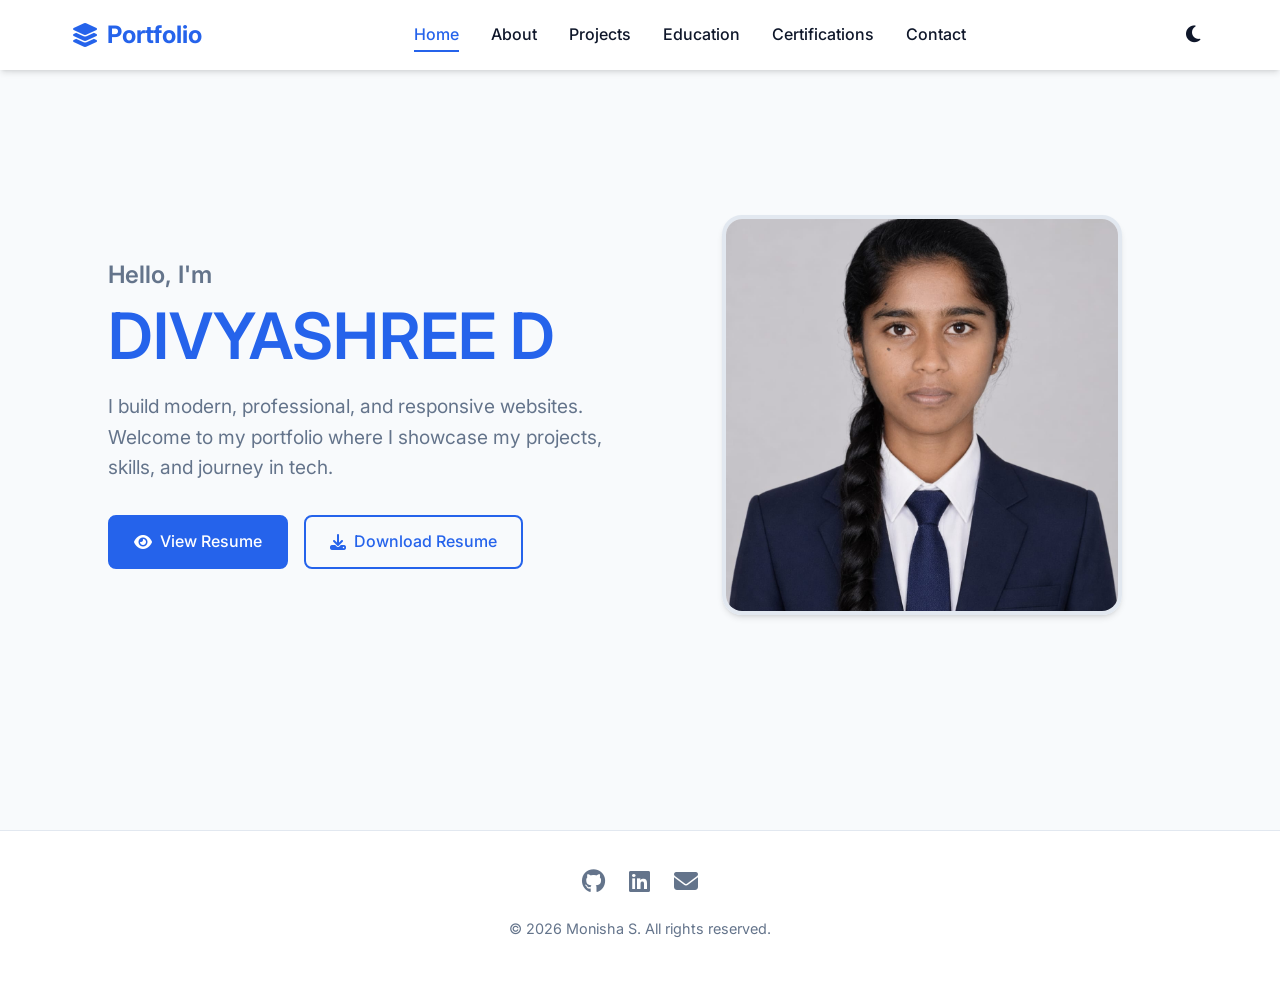
<file: index.html>
<!DOCTYPE html>
<html lang="en">

<head>
    <meta charset="UTF-8">
    <meta name="viewport" content="width=device-width, initial-scale=1.0">
    <title>Portfolio - Home</title>
    <!-- FontAwesome -->
    <link rel="stylesheet" href="https://cdnjs.cloudflare.com/ajax/libs/font-awesome/6.4.0/css/all.min.css">
    <!-- AOS CSS -->
    <link href="https://unpkg.com/aos@2.3.1/dist/aos.css" rel="stylesheet">
    <!-- Custom CSS -->
    <link rel="stylesheet" href="assets/css/style.css">
    <style>
        .hero {
            display: flex;
            align-items: center;
            justify-content: space-between;
            gap: 4rem;
            min-height: calc(100vh - 70px);
            /* Subtract navbar height */
        }

        .hero-content {
            flex: 1;
        }

        .hero-content h3 {
            font-size: 1.5rem;
            color: var(--secondary-color);
            margin-bottom: 0.5rem;
        }

        .hero-content h1 {
            font-size: 4rem;
            margin-bottom: 1rem;
        }

        .hero-content h1 span {
            color: var(--primary-color);
        }

        .hero-content p {
            font-size: 1.2rem;
            margin-bottom: 2rem;
            max-width: 600px;
        }

        .hero-image {
            flex: 1;
            display: flex;
            justify-content: center;
        }

        .hero-image img {
            width: 100%;
            max-width: 400px;
            border-radius: 20px;
            box-shadow: var(--shadow);
            border: 4px solid var(--border-color);
            transition: var(--transition);
            object-fit: cover;
            aspect-ratio: 1;
        }

        .hero-image img:hover {
            transform: scale(1.02) rotate(-1deg);
            box-shadow: 0 20px 25px -5px rgb(0 0 0 / 0.2);
            border-color: var(--primary-color);
        }

        @media (max-width: 992px) {
            .hero {
                flex-direction: column-reverse;
                text-align: center;
                padding-top: 6rem;
            }

            .hero-content p {
                margin: 0 auto 2rem auto;
            }

            .hero-content h1 {
                font-size: 3rem;
            }

            .btn-group {
                justify-content: center;
            }
        }
    </style>
</head>

<body>

    <!-- Navigation -->
    <nav class="navbar">
        <div class="container nav-container">
            <a href="index.html" class="logo"><i class="fa-solid fa-layer-group"></i> Portfolio</a>
            <ul class="nav-links">
                <li><a href="index.html">Home</a></li>
                <li><a href="about.html">About</a></li>
                <li><a href="projects.html">Projects</a></li>
                <li><a href="education.html">Education</a></li>
                <li><a href="certifications.html">Certifications</a></li>
                <li><a href="contact.html">Contact</a></li>
            </ul>
            <div style="display: flex; gap: 1rem; align-items: center;">
                <button id="theme-toggle" class="theme-toggle" aria-label="Toggle Theme">
                    <i class="fa-solid fa-moon"></i>
                </button>
                <button id="menu-toggle" class="menu-toggle" aria-label="Toggle Menu">
                    <i class="fa-solid fa-bars"></i>
                </button>
            </div>
        </div>
    </nav>

    <!-- Main Content -->
    <section class="container hero">
        <div class="hero-content" data-aos="fade-right">
            <h3>Hello, I'm</h3>
            <h1><span>DIVYASHREE D</span></h1>
            <p>I build modern, professional, and responsive websites. Welcome to my portfolio where I showcase my
                projects, skills, and journey in tech.</p>
            <div class="btn-group">
                <a href="assets/docs/resume.jpeg" target="_blank" class="btn btn-primary">
                    <i class="fa-solid fa-eye"></i> View Resume
                </a>
                <a href="assets/docs/resume.jpeg" download="Monisha_Resume.jpeg" class="btn btn-outline">
                    <i class="fa-solid fa-download"></i> Download Resume
                </a>
            </div>
        </div>
        <div class="hero-image" data-aos="fade-left">
            <img src="assets/img/image.jpeg" alt="Monisha S Profile Photo"
                onerror="this.src='https://via.placeholder.com/400x400?text=Profile+Photo'">
        </div>
    </section>

    <!-- Footer -->
    <footer>
        <div class="container">
            <div class="social-links">
                <a href="#"><i class="fa-brands fa-github"></i></a>
                <a href="#"><i class="fa-brands fa-linkedin"></i></a>
                <a href="#"><i class="fa-solid fa-envelope"></i></a>
            </div>
            <p class="footer-text">&copy; 2026 Monisha S. All rights reserved.</p>
        </div>
    </footer>

    <!-- AOS JS -->
    <script src="https://unpkg.com/aos@2.3.1/dist/aos.js"></script>
    <!-- Custom JS -->
    <script src="assets/js/main.js"></script>
</body>

</html>
</file>
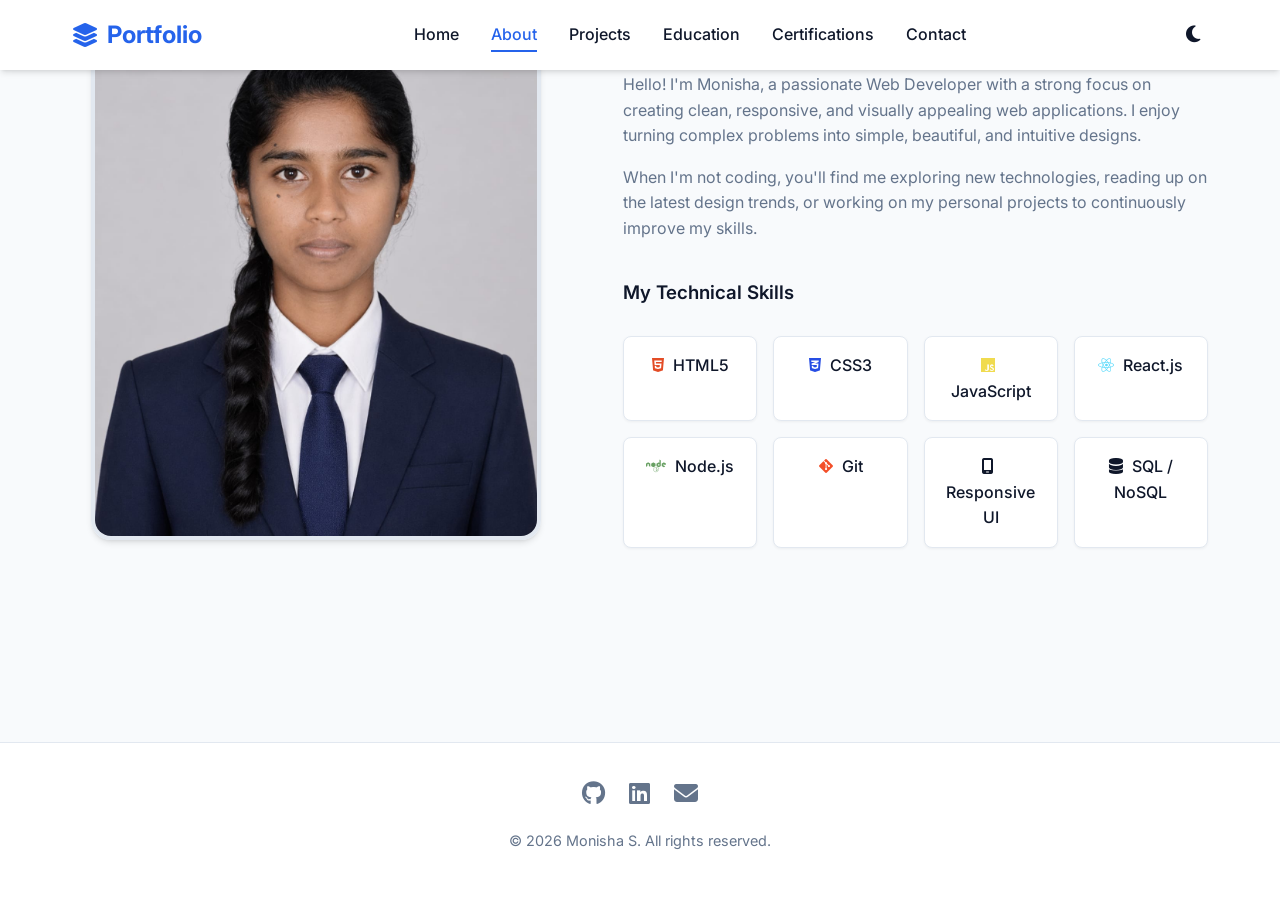
<file: about.html>
<!DOCTYPE html>
<html lang="en">
<head>
    <meta charset="UTF-8">
    <meta name="viewport" content="width=device-width, initial-scale=1.0">
    <title>Portfolio - About</title>
    <link rel="stylesheet" href="https://cdnjs.cloudflare.com/ajax/libs/font-awesome/6.4.0/css/all.min.css">
    <link href="https://unpkg.com/aos@2.3.1/dist/aos.css" rel="stylesheet">
    <link rel="stylesheet" href="assets/css/style.css">
    <style>
        .about-section {
            display: flex;
            gap: 4rem;
            align-items: center;
        }
        .about-image {
            flex: 1;
            text-align: center;
        }
        .about-image img {
            width: 100%;
            max-width: 450px;
            border-radius: 20px;
            box-shadow: var(--shadow);
            border: 4px solid var(--border-color);
        }
        .about-content {
            flex: 1.2;
        }
        .about-content h2 {
            font-size: 2.5rem;
            color: var(--primary-color);
            margin-bottom: 1.5rem;
            display: inline-block;
            position: relative;
        }
        .about-content h2::after {
            content: '';
            position: absolute;
            width: 50%;
            height: 3px;
            background-color: var(--primary-color);
            bottom: -5px;
            left: 0;
            border-radius: 2px;
        }
        .skills-grid {
            display: grid;
            grid-template-columns: repeat(auto-fill, minmax(130px, 1fr));
            gap: 1rem;
            margin-top: 2rem;
        }
        .skill-item {
            background-color: var(--card-bg);
            padding: 1rem;
            border-radius: 8px;
            text-align: center;
            font-weight: 500;
            border: 1px solid var(--border-color);
            transition: var(--transition);
            box-shadow: 0 1px 3px rgba(0,0,0,0.05);
        }
        .skill-item:hover {
            background-color: var(--primary-color);
            color: #fff;
            transform: translateY(-3px);
            border-color: var(--primary-color);
            box-shadow: 0 4px 6px rgba(37, 99, 235, 0.2);
        }
        @media (max-width: 992px) {
            .about-section {
                flex-direction: column;
            }
            .about-content h2::after {
                left: 25%;
            }
            .about-content {
                text-align: center;
            }
        }
    </style>
</head>
<body>

    <!-- Navigation -->
    <nav class="navbar">
        <div class="container nav-container">
            <a href="index.html" class="logo"><i class="fa-solid fa-layer-group"></i> Portfolio</a>
            <ul class="nav-links">
                <li><a href="index.html">Home</a></li>
                <li><a href="about.html">About</a></li>
                <li><a href="projects.html">Projects</a></li>
                <li><a href="education.html">Education</a></li>
                <li><a href="certifications.html">Certifications</a></li>
                <li><a href="contact.html">Contact</a></li>
            </ul>
            <div style="display: flex; gap: 1rem; align-items: center;">
                <button id="theme-toggle" class="theme-toggle" aria-label="Toggle Theme">
                    <i class="fa-solid fa-moon"></i>
                </button>
                <button id="menu-toggle" class="menu-toggle" aria-label="Toggle Menu">
                    <i class="fa-solid fa-bars"></i>
                </button>
            </div>
        </div>
    </nav>

    <!-- Main Content -->
    <section class="container">
        <div class="about-section">
            <div class="about-image" data-aos="fade-right">
                <img src="assets/img/image.jpeg" alt="Monisha S" onerror="this.src='https://via.placeholder.com/450x500?text=Profile+Photo'">
            </div>
            <div class="about-content" data-aos="fade-left" data-aos-delay="100">
                <h2>About Me</h2>
                <p>Hello! I'm Monisha, a passionate Web Developer with a strong focus on creating clean, responsive, and visually appealing web applications. I enjoy turning complex problems into simple, beautiful, and intuitive designs.</p>
                <p>When I'm not coding, you'll find me exploring new technologies, reading up on the latest design trends, or working on my personal projects to continuously improve my skills.</p>
                
                <h3 style="margin-top: 2.5rem; color: var(--text-color);">My Technical Skills</h3>
                <div class="skills-grid">
                    <div class="skill-item"><i class="fa-brands fa-html5" style="color: #e34c26; margin-right: 5px;"></i> HTML5</div>
                    <div class="skill-item"><i class="fa-brands fa-css3-alt" style="color: #264de4; margin-right: 5px;"></i> CSS3</div>
                    <div class="skill-item"><i class="fa-brands fa-js" style="color: #f0db4f; margin-right: 5px;"></i> JavaScript</div>
                    <div class="skill-item"><i class="fa-brands fa-react" style="color: #61dbfb; margin-right: 5px;"></i> React.js</div>
                    <div class="skill-item"><i class="fa-brands fa-node" style="color: #68a063; margin-right: 5px;"></i> Node.js</div>
                    <div class="skill-item"><i class="fa-brands fa-git-alt" style="color: #f34f29; margin-right: 5px;"></i> Git</div>
                    <div class="skill-item"><i class="fa-solid fa-mobile-screen" style="color: var(--text-color); margin-right: 5px;"></i> Responsive UI</div>
                    <div class="skill-item"><i class="fa-solid fa-database" style="color: var(--text-color); margin-right: 5px;"></i> SQL / NoSQL</div>
                </div>
            </div>
        </div>
    </section>

    <!-- Footer -->
    <footer>
        <div class="container">
            <div class="social-links">
                <a href="#"><i class="fa-brands fa-github"></i></a>
                <a href="#"><i class="fa-brands fa-linkedin"></i></a>
                <a href="#"><i class="fa-solid fa-envelope"></i></a>
            </div>
            <p class="footer-text">&copy; 2026 Monisha S. All rights reserved.</p>
        </div>
    </footer>

    <!-- AOS JS -->
    <script src="https://unpkg.com/aos@2.3.1/dist/aos.js"></script>
    <!-- Custom JS -->
    <script src="assets/js/main.js"></script>
</body>
</html>
</file>
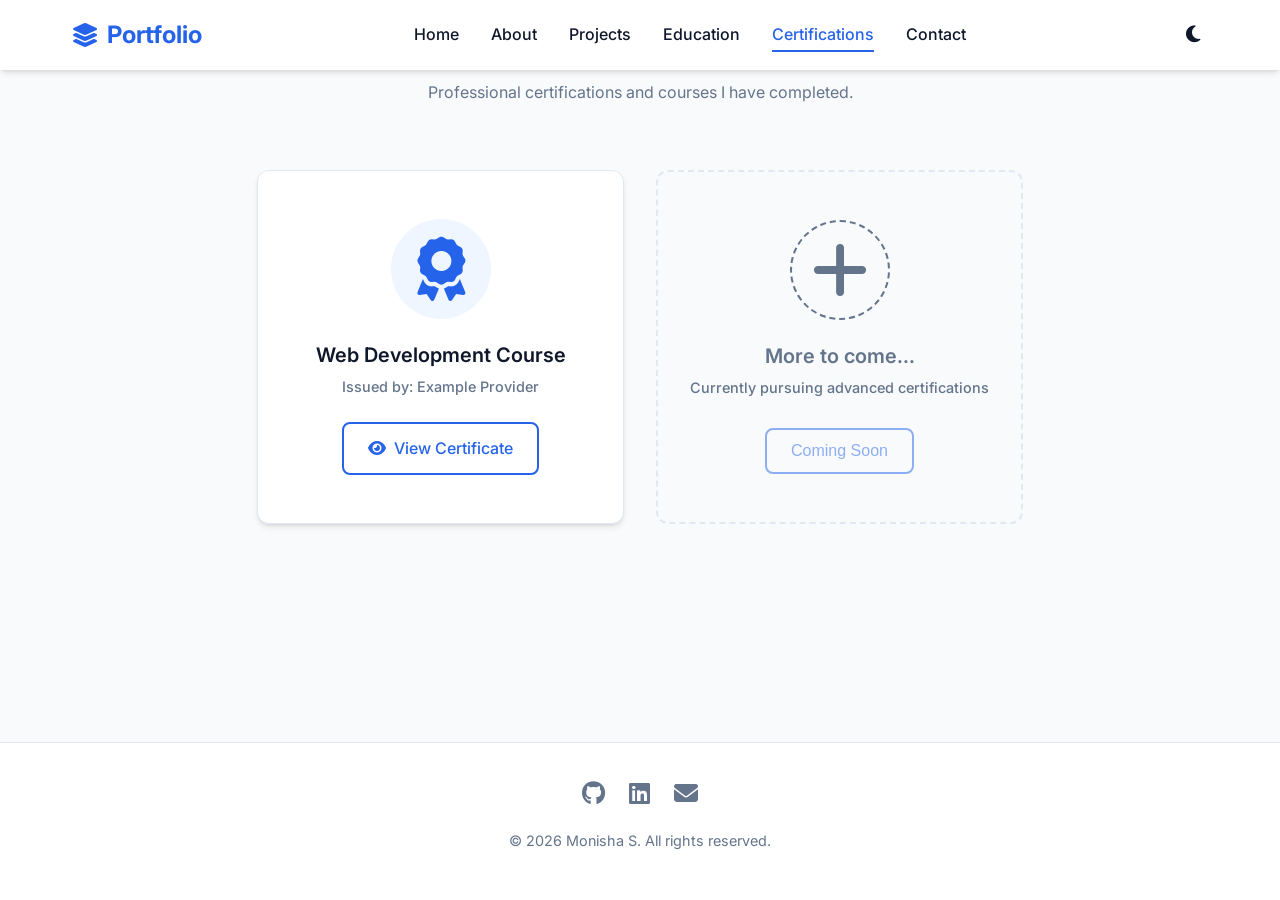
<file: certifications.html>
<!DOCTYPE html>
<html lang="en">
<head>
    <meta charset="UTF-8">
    <meta name="viewport" content="width=device-width, initial-scale=1.0">
    <title>Portfolio - Certifications</title>
    <link rel="stylesheet" href="https://cdnjs.cloudflare.com/ajax/libs/font-awesome/6.4.0/css/all.min.css">
    <link href="https://unpkg.com/aos@2.3.1/dist/aos.css" rel="stylesheet">
    <link rel="stylesheet" href="assets/css/style.css">
    <style>
        .page-header {
            text-align: center;
            margin-bottom: 4rem;
        }
        .page-header h2 {
            font-size: 2.5rem;
            color: var(--primary-color);
            display: inline-block;
            position: relative;
        }
        .page-header h2::after {
            content: '';
            position: absolute;
            width: 50%;
            height: 3px;
            background-color: var(--primary-color);
            bottom: -5px;
            left: 25%;
            border-radius: 2px;
        }
        .certs-grid {
            display: grid;
            grid-template-columns: repeat(auto-fill, minmax(300px, 1fr));
            gap: 2rem;
            max-width: 900px;
            margin: 0 auto;
        }
        .cert-card {
            display: flex;
            flex-direction: column;
            text-align: center;
            align-items: center;
            padding: 3rem 2rem;
        }
        .cert-icon {
            font-size: 4rem;
            color: var(--primary-color);
            margin-bottom: 1.5rem;
            background-color: var(--hover-bg);
            width: 100px;
            height: 100px;
            display: flex;
            align-items: center;
            justify-content: center;
            border-radius: 50%;
        }
        .cert-title {
            font-size: 1.25rem;
            margin-bottom: 0.5rem;
            color: var(--text-color);
        }
        .cert-issuer {
            color: var(--secondary-color);
            font-size: 0.9rem;
            margin-bottom: 1.5rem;
            font-weight: 500;
        }
    </style>
</head>
<body>

    <!-- Navigation -->
    <nav class="navbar">
        <div class="container nav-container">
            <a href="index.html" class="logo"><i class="fa-solid fa-layer-group"></i> Portfolio</a>
            <ul class="nav-links">
                <li><a href="index.html">Home</a></li>
                <li><a href="about.html">About</a></li>
                <li><a href="projects.html">Projects</a></li>
                <li><a href="education.html">Education</a></li>
                <li><a href="certifications.html">Certifications</a></li>
                <li><a href="contact.html">Contact</a></li>
            </ul>
            <div style="display: flex; gap: 1rem; align-items: center;">
                <button id="theme-toggle" class="theme-toggle" aria-label="Toggle Theme">
                    <i class="fa-solid fa-moon"></i>
                </button>
                <button id="menu-toggle" class="menu-toggle" aria-label="Toggle Menu">
                    <i class="fa-solid fa-bars"></i>
                </button>
            </div>
        </div>
    </nav>

    <!-- Main Content -->
    <section class="container">
        <div class="page-header" data-aos="fade-up">
            <h2>Certifications</h2>
            <p style="margin-top: 1rem;">Professional certifications and courses I have completed.</p>
        </div>

        <div class="certs-grid">
            <!-- Certification 1 -->
            <div class="card cert-card" data-aos="zoom-in" data-aos-delay="100">
                <div class="cert-icon"><i class="fa-solid fa-award"></i></div>
                <h3 class="cert-title">Web Development Course</h3>
                <p class="cert-issuer">Issued by: Example Provider</p>
                <a href="assets/docs/certificate.pdf" target="_blank" class="btn btn-outline" style="margin-top: auto;">
                    <i class="fa-solid fa-eye"></i> View Certificate
                </a>
            </div>

            <!-- Certification Placeholder -->
            <div class="card cert-card" data-aos="zoom-in" data-aos-delay="200" style="border: 2px dashed var(--border-color); background-color: transparent; box-shadow: none;">
                <div class="cert-icon" style="background-color: transparent; border: 2px dashed var(--secondary-color);"><i class="fa-solid fa-plus" style="color: var(--secondary-color);"></i></div>
                <h3 class="cert-title" style="color: var(--secondary-color);">More to come...</h3>
                <p class="cert-issuer">Currently pursuing advanced certifications</p>
                <button class="btn btn-outline" disabled style="cursor: not-allowed; opacity: 0.5; margin-top: auto;">
                    Coming Soon
                </button>
            </div>
        </div>
    </section>

    <!-- Footer -->
    <footer>
        <div class="container">
            <div class="social-links">
                <a href="#"><i class="fa-brands fa-github"></i></a>
                <a href="#"><i class="fa-brands fa-linkedin"></i></a>
                <a href="#"><i class="fa-solid fa-envelope"></i></a>
            </div>
            <p class="footer-text">&copy; 2026 Monisha S. All rights reserved.</p>
        </div>
    </footer>

    <!-- AOS JS -->
    <script src="https://unpkg.com/aos@2.3.1/dist/aos.js"></script>
    <!-- Custom JS -->
    <script src="assets/js/main.js"></script>
</body>
</html>
</file>
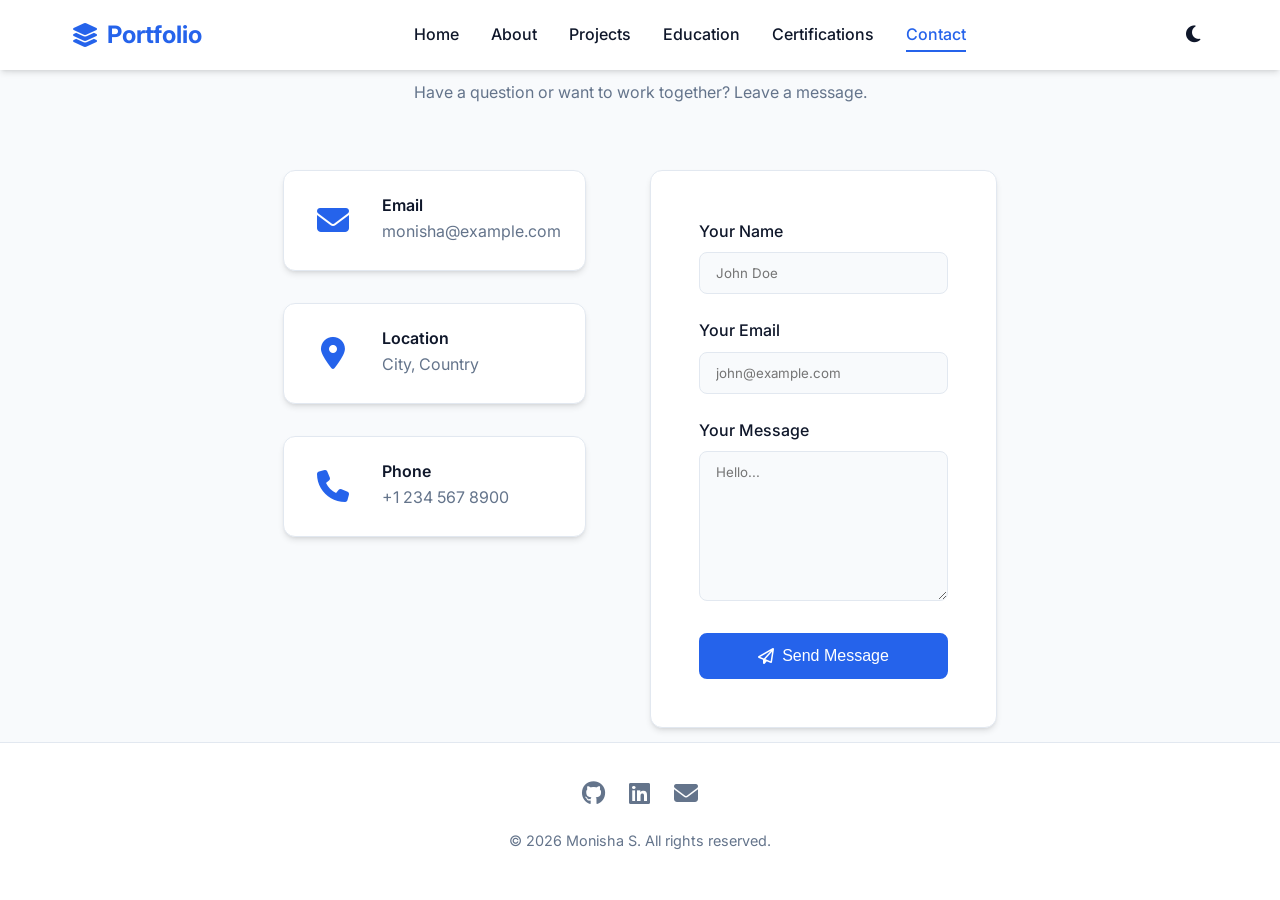
<file: contact.html>
<!DOCTYPE html>
<html lang="en">
<head>
    <meta charset="UTF-8">
    <meta name="viewport" content="width=device-width, initial-scale=1.0">
    <title>Portfolio - Contact</title>
    <link rel="stylesheet" href="https://cdnjs.cloudflare.com/ajax/libs/font-awesome/6.4.0/css/all.min.css">
    <link href="https://unpkg.com/aos@2.3.1/dist/aos.css" rel="stylesheet">
    <link rel="stylesheet" href="assets/css/style.css">
    <style>
        .page-header {
            text-align: center;
            margin-bottom: 4rem;
        }
        .page-header h2 {
            font-size: 2.5rem;
            color: var(--primary-color);
            display: inline-block;
            position: relative;
        }
        .page-header h2::after {
            content: '';
            position: absolute;
            width: 50%;
            height: 3px;
            background-color: var(--primary-color);
            bottom: -5px;
            left: 25%;
            border-radius: 2px;
        }
        .contact-container {
            display: flex;
            gap: 4rem;
            max-width: 1000px;
            margin: 0 auto;
        }
        .contact-info {
            flex: 1;
        }
        .info-item {
            display: flex;
            align-items: center;
            gap: 1.5rem;
            margin-bottom: 2rem;
            background-color: var(--card-bg);
            padding: 1.5rem;
            border-radius: 12px;
            box-shadow: var(--shadow);
            border: 1px solid var(--border-color);
            transition: var(--transition);
        }
        .info-item:hover {
            transform: translateX(10px);
            border-color: var(--primary-color);
        }
        .info-icon {
            font-size: 2rem;
            color: var(--primary-color);
            width: 50px;
            text-align: center;
        }
        .info-content h4 {
            margin-bottom: 0.25rem;
            color: var(--text-color);
        }
        .info-content p, .info-content a {
            color: var(--secondary-color);
            margin: 0;
            transition: color 0.3s ease;
        }
        .info-content a:hover {
            color: var(--primary-color);
        }
        
        .contact-form {
            flex: 1.5;
            background-color: var(--card-bg);
            padding: 3rem;
            border-radius: 12px;
            box-shadow: var(--shadow);
            border: 1px solid var(--border-color);
        }
        .form-group {
            margin-bottom: 1.5rem;
        }
        .form-group label {
            display: block;
            margin-bottom: 0.5rem;
            font-weight: 500;
            color: var(--text-color);
        }
        .form-control {
            width: 100%;
            padding: 0.75rem 1rem;
            border: 1px solid var(--border-color);
            border-radius: 8px;
            background-color: var(--bg-color);
            color: var(--text-color);
            font-family: inherit;
            transition: var(--transition);
        }
        .form-control:focus {
            outline: none;
            border-color: var(--primary-color);
            box-shadow: 0 0 0 3px rgba(37, 99, 235, 0.1);
        }
        textarea.form-control {
            resize: vertical;
            min-height: 150px;
        }
        
        @media (max-width: 768px) {
            .contact-container {
                flex-direction: column;
            }
            .contact-form {
                padding: 2rem;
            }
        }
    </style>
</head>
<body>

    <!-- Navigation -->
    <nav class="navbar">
        <div class="container nav-container">
            <a href="index.html" class="logo"><i class="fa-solid fa-layer-group"></i> Portfolio</a>
            <ul class="nav-links">
                <li><a href="index.html">Home</a></li>
                <li><a href="about.html">About</a></li>
                <li><a href="projects.html">Projects</a></li>
                <li><a href="education.html">Education</a></li>
                <li><a href="certifications.html">Certifications</a></li>
                <li><a href="contact.html">Contact</a></li>
            </ul>
            <div style="display: flex; gap: 1rem; align-items: center;">
                <button id="theme-toggle" class="theme-toggle" aria-label="Toggle Theme">
                    <i class="fa-solid fa-moon"></i>
                </button>
                <button id="menu-toggle" class="menu-toggle" aria-label="Toggle Menu">
                    <i class="fa-solid fa-bars"></i>
                </button>
            </div>
        </div>
    </nav>

    <!-- Main Content -->
    <section class="container">
        <div class="page-header" data-aos="fade-up">
            <h2>Get In Touch</h2>
            <p style="margin-top: 1rem;">Have a question or want to work together? Leave a message.</p>
        </div>

        <div class="contact-container">
            <div class="contact-info" data-aos="fade-right">
                <div class="info-item">
                    <div class="info-icon"><i class="fa-solid fa-envelope"></i></div>
                    <div class="info-content">
                        <h4>Email</h4>
                        <a href="mailto:monisha@example.com">monisha@example.com</a>
                    </div>
                </div>
                <div class="info-item">
                    <div class="info-icon"><i class="fa-solid fa-location-dot"></i></div>
                    <div class="info-content">
                        <h4>Location</h4>
                        <p>City, Country</p>
                    </div>
                </div>
                <div class="info-item">
                    <div class="info-icon"><i class="fa-solid fa-phone"></i></div>
                    <div class="info-content">
                        <h4>Phone</h4>
                        <p>+1 234 567 8900</p>
                    </div>
                </div>
            </div>

            <div class="contact-form" data-aos="fade-left">
                <!-- Using action="mailto:" for simple integration as requested -->
                <form action="mailto:monisha@example.com" method="post" enctype="text/plain">
                    <div class="form-group">
                        <label for="name">Your Name</label>
                        <input type="text" id="name" name="name" class="form-control" required placeholder="John Doe">
                    </div>
                    <div class="form-group">
                        <label for="email">Your Email</label>
                        <input type="email" id="email" name="email" class="form-control" required placeholder="john@example.com">
                    </div>
                    <div class="form-group">
                        <label for="message">Your Message</label>
                        <textarea id="message" name="message" class="form-control" required placeholder="Hello..."></textarea>
                    </div>
                    <button type="submit" class="btn btn-primary" style="width: 100%;">
                        <i class="fa-regular fa-paper-plane"></i> Send Message
                    </button>
                </form>
            </div>
        </div>
    </section>

    <!-- Footer -->
    <footer>
        <div class="container">
            <div class="social-links">
                <a href="#"><i class="fa-brands fa-github"></i></a>
                <a href="#"><i class="fa-brands fa-linkedin"></i></a>
                <a href="#"><i class="fa-solid fa-envelope"></i></a>
            </div>
            <p class="footer-text">&copy; 2026 Monisha S. All rights reserved.</p>
        </div>
    </footer>

    <!-- AOS JS -->
    <script src="https://unpkg.com/aos@2.3.1/dist/aos.js"></script>
    <!-- Custom JS -->
    <script src="assets/js/main.js"></script>
</body>
</html>
</file>
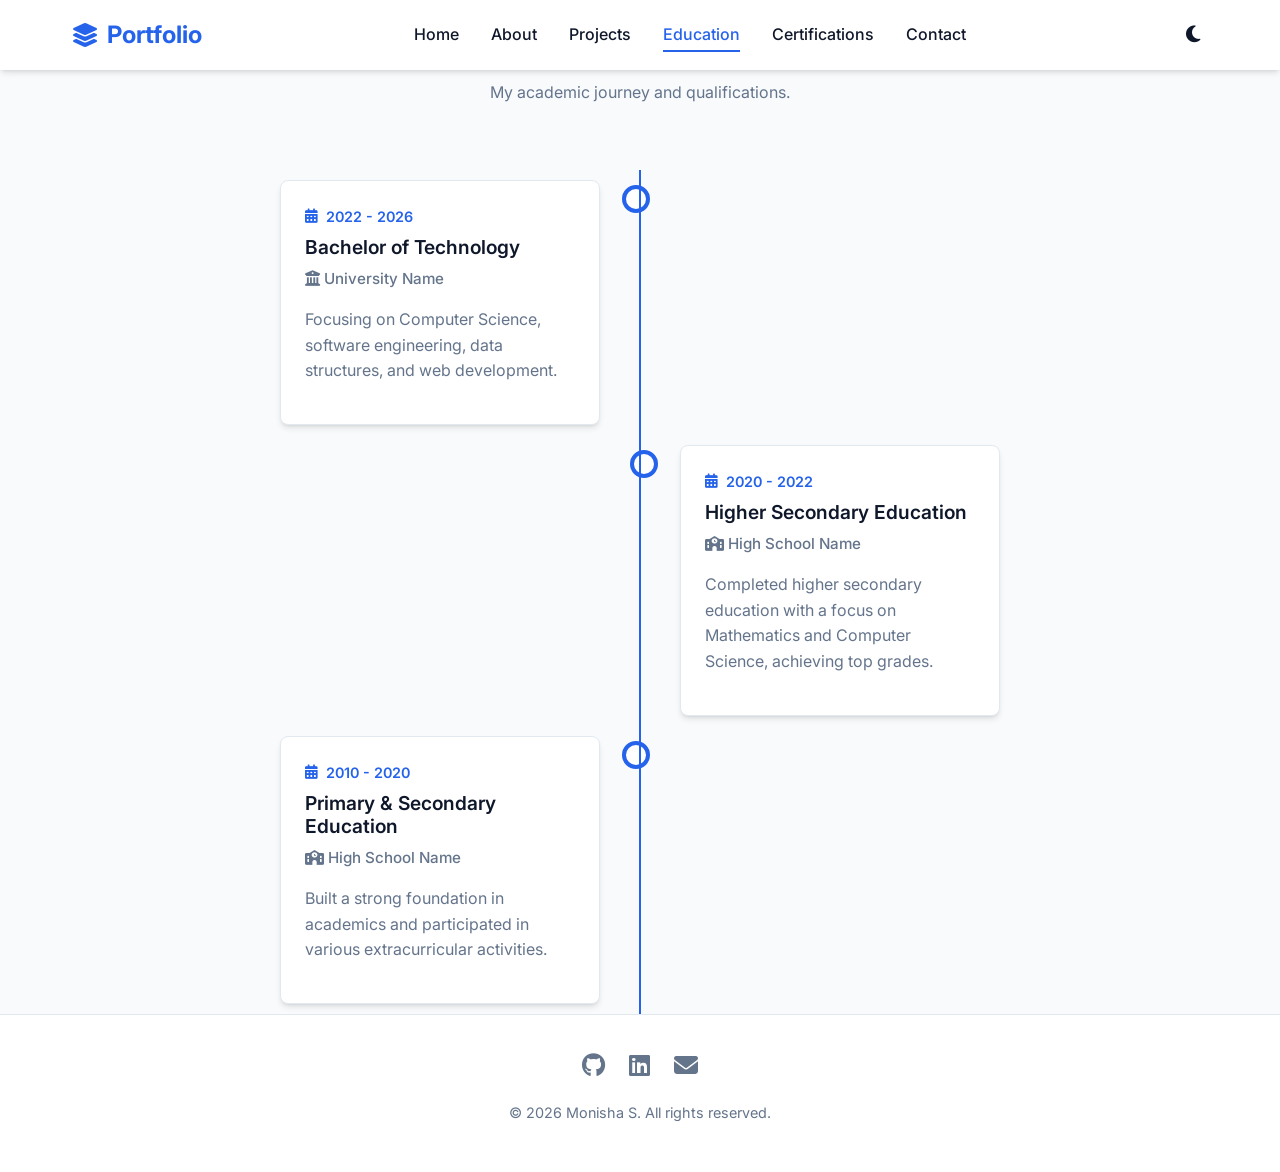
<file: education.html>
<!DOCTYPE html>
<html lang="en">
<head>
    <meta charset="UTF-8">
    <meta name="viewport" content="width=device-width, initial-scale=1.0">
    <title>Portfolio - Education</title>
    <link rel="stylesheet" href="https://cdnjs.cloudflare.com/ajax/libs/font-awesome/6.4.0/css/all.min.css">
    <link href="https://unpkg.com/aos@2.3.1/dist/aos.css" rel="stylesheet">
    <link rel="stylesheet" href="assets/css/style.css">
    <style>
        .page-header {
            text-align: center;
            margin-bottom: 4rem;
        }
        .page-header h2 {
            font-size: 2.5rem;
            color: var(--primary-color);
            display: inline-block;
            position: relative;
        }
        .page-header h2::after {
            content: '';
            position: absolute;
            width: 50%;
            height: 3px;
            background-color: var(--primary-color);
            bottom: -5px;
            left: 25%;
            border-radius: 2px;
        }
        
        .timeline {
            position: relative;
            max-width: 800px;
            margin: 0 auto;
        }
        .timeline::after {
            content: '';
            position: absolute;
            width: 2px;
            background-color: var(--primary-color);
            top: 0;
            bottom: 0;
            left: 50%;
            margin-left: -1px;
        }
        .timeline-item {
            padding: 10px 40px;
            position: relative;
            background-color: inherit;
            width: 50%;
        }
        .timeline-item.left {
            left: 0;
        }
        .timeline-item.right {
            left: 50%;
        }
        .timeline-item::after {
            content: '';
            position: absolute;
            width: 20px;
            height: 20px;
            right: -10px;
            background-color: var(--card-bg);
            border: 4px solid var(--primary-color);
            top: 15px;
            border-radius: 50%;
            z-index: 1;
        }
        .timeline-item.right::after {
            left: -10px;
        }
        .timeline-content {
            padding: 1.5rem;
            background-color: var(--card-bg);
            position: relative;
            border-radius: 8px;
            box-shadow: var(--shadow);
            border: 1px solid var(--border-color);
            transition: var(--transition);
        }
        .timeline-content:hover {
            transform: translateY(-5px);
            box-shadow: 0 10px 15px -3px rgb(0 0 0 / 0.1);
            border-color: var(--primary-color);
        }
        .timeline-date {
            color: var(--primary-color);
            font-weight: 600;
            margin-bottom: 0.5rem;
            font-size: 0.9rem;
            display: flex;
            align-items: center;
            gap: 0.5rem;
        }
        .timeline-title {
            font-size: 1.2rem;
            color: var(--text-color);
            margin-bottom: 0.5rem;
        }
        .timeline-subtitle {
            color: var(--secondary-color);
            font-weight: 500;
            margin-bottom: 1rem;
            font-size: 0.95rem;
        }
        
        @media screen and (max-width: 768px) {
            .timeline::after {
                left: 31px;
            }
            .timeline-item {
                width: 100%;
                padding-left: 70px;
                padding-right: 25px;
            }
            .timeline-item.left::after, .timeline-item.right::after {
                left: 21px;
            }
            .timeline-item.right {
                left: 0%;
            }
        }
    </style>
</head>
<body>

    <!-- Navigation -->
    <nav class="navbar">
        <div class="container nav-container">
            <a href="index.html" class="logo"><i class="fa-solid fa-layer-group"></i> Portfolio</a>
            <ul class="nav-links">
                <li><a href="index.html">Home</a></li>
                <li><a href="about.html">About</a></li>
                <li><a href="projects.html">Projects</a></li>
                <li><a href="education.html">Education</a></li>
                <li><a href="certifications.html">Certifications</a></li>
                <li><a href="contact.html">Contact</a></li>
            </ul>
            <div style="display: flex; gap: 1rem; align-items: center;">
                <button id="theme-toggle" class="theme-toggle" aria-label="Toggle Theme">
                    <i class="fa-solid fa-moon"></i>
                </button>
                <button id="menu-toggle" class="menu-toggle" aria-label="Toggle Menu">
                    <i class="fa-solid fa-bars"></i>
                </button>
            </div>
        </div>
    </nav>

    <!-- Main Content -->
    <section class="container">
        <div class="page-header" data-aos="fade-up">
            <h2>Education Background</h2>
            <p style="margin-top: 1rem;">My academic journey and qualifications.</p>
        </div>

        <div class="timeline">
            <!-- Education 1 -->
            <div class="timeline-item left" data-aos="fade-right">
                <div class="timeline-content">
                    <div class="timeline-date"><i class="fa-solid fa-calendar-days"></i> 2022 - 2026</div>
                    <h3 class="timeline-title">Bachelor of Technology</h3>
                    <div class="timeline-subtitle"><i class="fa-solid fa-building-columns"></i> University Name</div>
                    <p>Focusing on Computer Science, software engineering, data structures, and web development.</p>
                </div>
            </div>

            <!-- Education 2 -->
            <div class="timeline-item right" data-aos="fade-left">
                <div class="timeline-content">
                    <div class="timeline-date"><i class="fa-solid fa-calendar-days"></i> 2020 - 2022</div>
                    <h3 class="timeline-title">Higher Secondary Education</h3>
                    <div class="timeline-subtitle"><i class="fa-solid fa-school"></i> High School Name</div>
                    <p>Completed higher secondary education with a focus on Mathematics and Computer Science, achieving top grades.</p>
                </div>
            </div>
            
            <!-- Education 3 -->
            <div class="timeline-item left" data-aos="fade-right">
                <div class="timeline-content">
                    <div class="timeline-date"><i class="fa-solid fa-calendar-days"></i> 2010 - 2020</div>
                    <h3 class="timeline-title">Primary & Secondary Education</h3>
                    <div class="timeline-subtitle"><i class="fa-solid fa-school"></i> High School Name</div>
                    <p>Built a strong foundation in academics and participated in various extracurricular activities.</p>
                </div>
            </div>
        </div>
    </section>

    <!-- Footer -->
    <footer>
        <div class="container">
            <div class="social-links">
                <a href="#"><i class="fa-brands fa-github"></i></a>
                <a href="#"><i class="fa-brands fa-linkedin"></i></a>
                <a href="#"><i class="fa-solid fa-envelope"></i></a>
            </div>
            <p class="footer-text">&copy; 2026 Monisha S. All rights reserved.</p>
        </div>
    </footer>

    <!-- AOS JS -->
    <script src="https://unpkg.com/aos@2.3.1/dist/aos.js"></script>
    <!-- Custom JS -->
    <script src="assets/js/main.js"></script>
</body>
</html>
</file>
<file: assets/css/style.css>
@import url('https://fonts.googleapis.com/css2?family=Inter:wght@300;400;500;600;700&display=swap');

:root {
    /* Light Theme Variables */
    --bg-color: #f8fafc;
    --text-color: #0f172a;
    --primary-color: #2563eb;
    --secondary-color: #64748b;
    --card-bg: #ffffff;
    --border-color: #e2e8f0;
    --hover-bg: #eff6ff;
    --shadow: 0 4px 6px -1px rgb(0 0 0 / 0.1), 0 2px 4px -2px rgb(0 0 0 / 0.1);
    --transition: all 0.3s ease;
}

[data-theme="dark"] {
    /* Dark Theme Variables */
    --bg-color: #0f172a;
    --text-color: #f8fafc;
    --primary-color: #3b82f6;
    --secondary-color: #94a3b8;
    --card-bg: #1e293b;
    --border-color: #334155;
    --hover-bg: #1e293b;
    --shadow: 0 4px 6px -1px rgb(0 0 0 / 0.5), 0 2px 4px -2px rgb(0 0 0 / 0.5);
}

* {
    margin: 0;
    padding: 0;
    box-sizing: border-box;
}

html {
    scroll-behavior: smooth;
}

body {
    font-family: 'Inter', sans-serif;
    background-color: var(--bg-color);
    color: var(--text-color);
    line-height: 1.6;
    transition: background-color 0.3s ease, color 0.3s ease;
    overflow-x: hidden;
    display: flex;
    flex-direction: column;
    min-height: 100vh;
}

/* Typography */
h1, h2, h3, h4, h5, h6 {
    font-weight: 600;
    line-height: 1.2;
    margin-bottom: 1rem;
    color: var(--text-color);
}

a {
    text-decoration: none;
    color: var(--primary-color);
    transition: var(--transition);
}

a:hover {
    color: var(--secondary-color);
}

p {
    color: var(--secondary-color);
    margin-bottom: 1rem;
}

/* Layout */
.container {
    max-width: 1200px;
    margin: 0 auto;
    padding: 0 2rem;
}

section {
    padding: 8rem 0 5rem 0;
    flex: 1;
}

/* Navigation */
.navbar {
    position: fixed;
    top: 0;
    width: 100%;
    background-color: var(--card-bg);
    box-shadow: var(--shadow);
    z-index: 1000;
    transition: var(--transition);
}

.nav-container {
    display: flex;
    justify-content: space-between;
    align-items: center;
    height: 70px;
}

.logo {
    font-size: 1.5rem;
    font-weight: 700;
    color: var(--primary-color);
    display: flex;
    align-items: center;
    gap: 0.5rem;
}

.nav-links {
    display: flex;
    gap: 2rem;
    list-style: none;
    align-items: center;
}

.nav-links a {
    color: var(--text-color);
    font-weight: 500;
    font-size: 1rem;
    position: relative;
    padding: 0.5rem 0;
}

.nav-links a::after {
    content: '';
    position: absolute;
    width: 0;
    height: 2px;
    bottom: 0;
    left: 0;
    background-color: var(--primary-color);
    transition: var(--transition);
}

.nav-links a:hover::after,
.nav-links a.active::after {
    width: 100%;
}

.nav-links a.active {
    color: var(--primary-color);
}

/* Theme Toggle */
.theme-toggle {
    background: none;
    border: none;
    color: var(--text-color);
    font-size: 1.2rem;
    cursor: pointer;
    transition: var(--transition);
    display: flex;
    align-items: center;
    justify-content: center;
    padding: 0.5rem;
    border-radius: 50%;
}

.theme-toggle:hover {
    background-color: var(--hover-bg);
    color: var(--primary-color);
}

/* Buttons */
.btn {
    display: inline-flex;
    align-items: center;
    justify-content: center;
    gap: 0.5rem;
    padding: 0.75rem 1.5rem;
    border-radius: 8px;
    font-weight: 500;
    cursor: pointer;
    transition: var(--transition);
    border: none;
    text-align: center;
    font-size: 1rem;
}

.btn-primary {
    background-color: var(--primary-color);
    color: #ffffff;
    border: 2px solid var(--primary-color);
}

.btn-primary:hover {
    background-color: transparent;
    color: var(--primary-color);
}

.btn-outline {
    background-color: transparent;
    color: var(--primary-color);
    border: 2px solid var(--primary-color);
}

.btn-outline:hover {
    background-color: var(--primary-color);
    color: #ffffff;
}

.btn-group {
    display: flex;
    gap: 1rem;
    flex-wrap: wrap;
}

/* Cards */
.card {
    background-color: var(--card-bg);
    border-radius: 12px;
    padding: 2rem;
    box-shadow: var(--shadow);
    border: 1px solid var(--border-color);
    transition: var(--transition);
}

.card:hover {
    transform: translateY(-5px);
    box-shadow: 0 20px 25px -5px rgb(0 0 0 / 0.1), 0 8px 10px -6px rgb(0 0 0 / 0.1);
}

/* Mobile Menu */
.menu-toggle {
    display: none;
    background: none;
    border: none;
    font-size: 1.5rem;
    color: var(--text-color);
    cursor: pointer;
}

@media (max-width: 768px) {
    .nav-links {
        display: none;
        position: absolute;
        top: 70px;
        left: 0;
        width: 100%;
        background-color: var(--card-bg);
        flex-direction: column;
        padding: 2rem;
        box-shadow: var(--shadow);
        text-align: center;
    }

    .nav-links.active {
        display: flex;
    }

    .menu-toggle {
        display: block;
    }
}

/* Footer */
footer {
    text-align: center;
    padding: 2rem 0;
    background-color: var(--card-bg);
    border-top: 1px solid var(--border-color);
    margin-top: auto;
}

.social-links {
    display: flex;
    justify-content: center;
    gap: 1.5rem;
    margin-bottom: 1rem;
}

.social-links a {
    font-size: 1.5rem;
    color: var(--secondary-color);
    transition: var(--transition);
}

.social-links a:hover {
    color: var(--primary-color);
    transform: translateY(-3px);
}

.footer-text {
    color: var(--secondary-color);
    font-size: 0.9rem;
}
</file>
